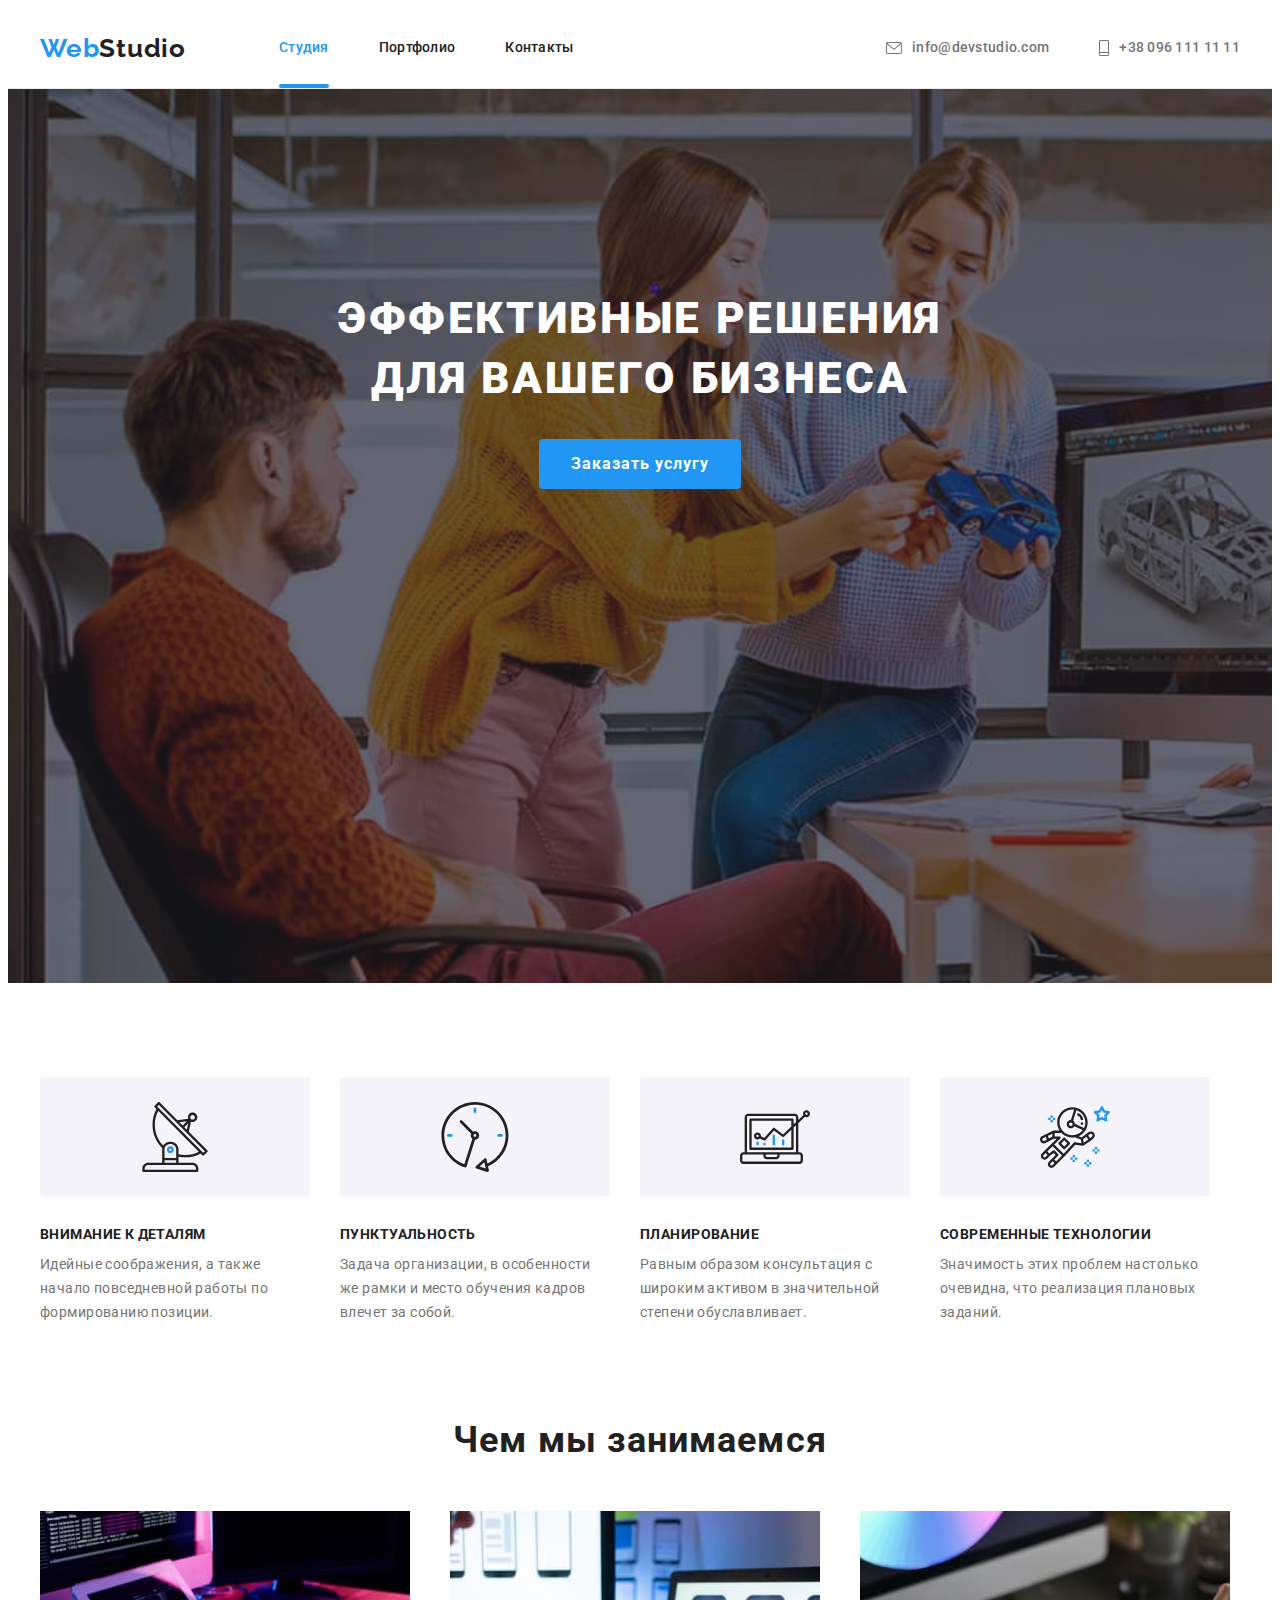
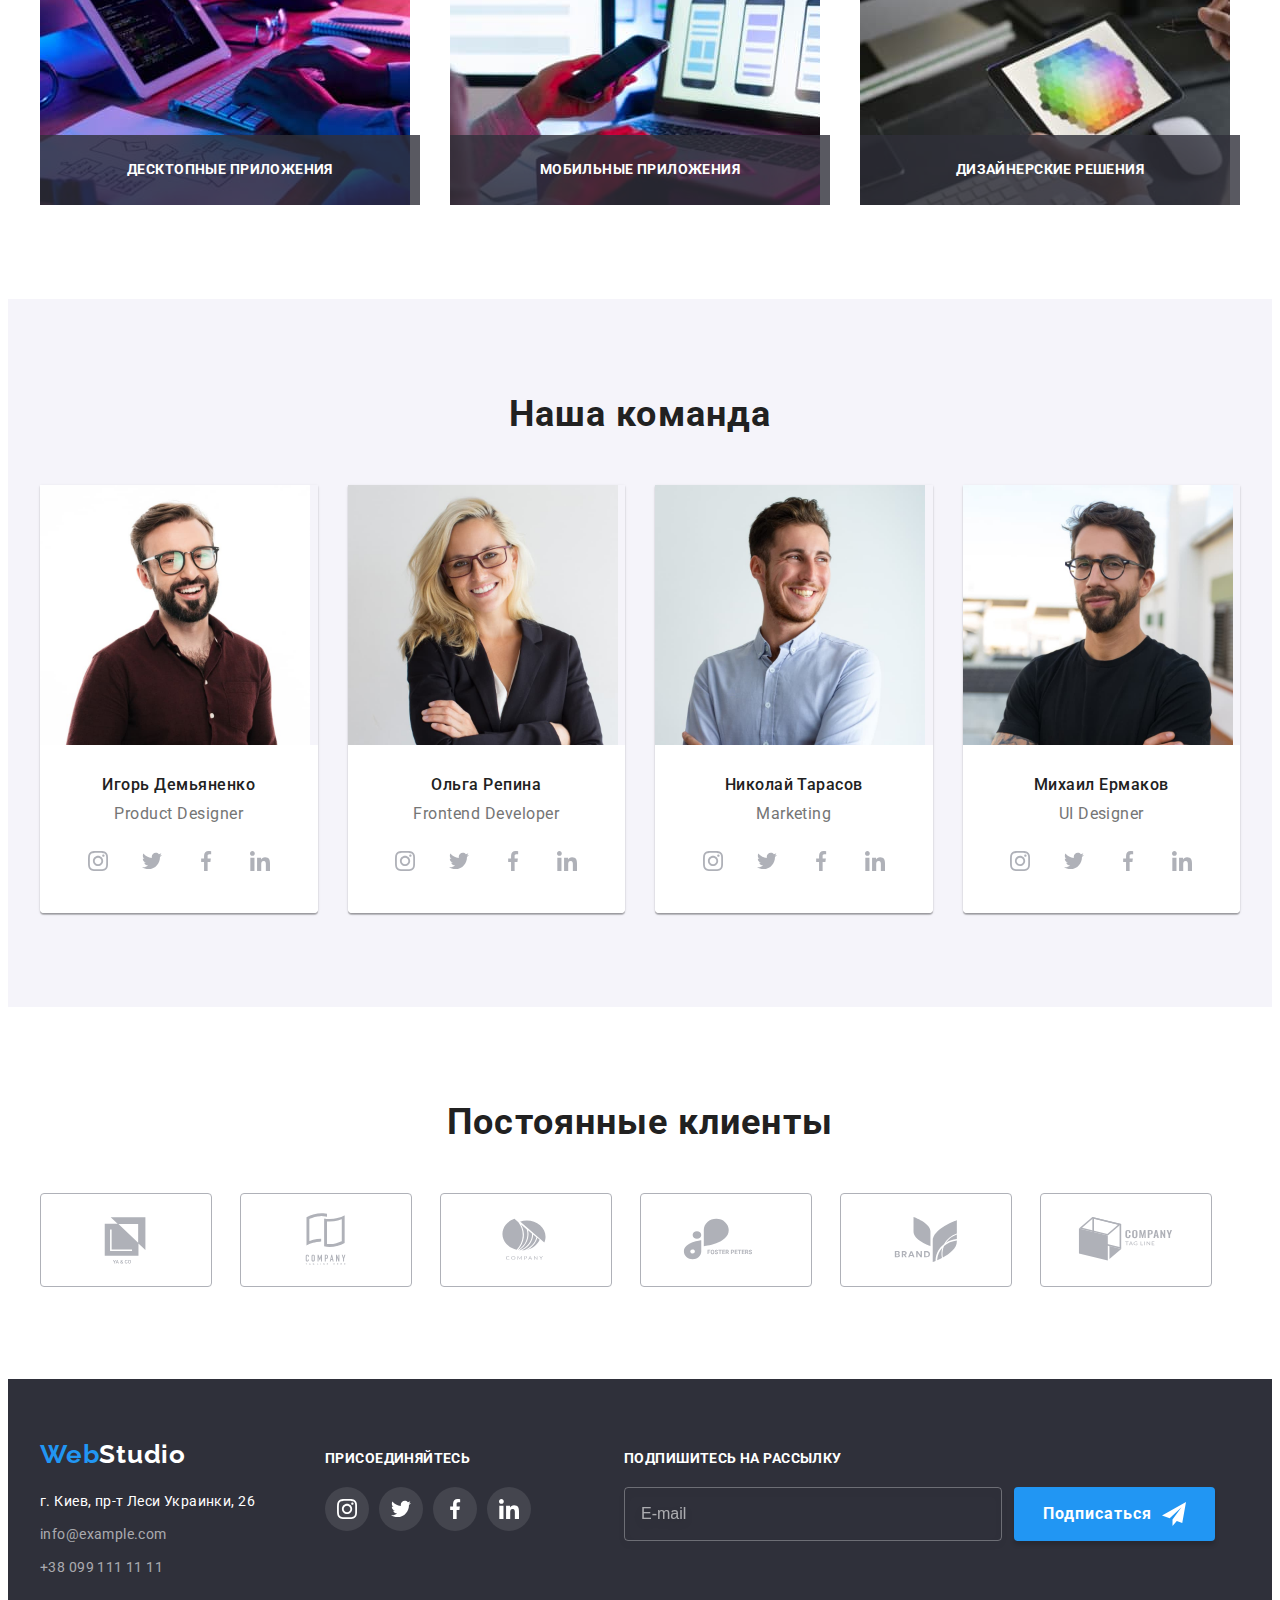
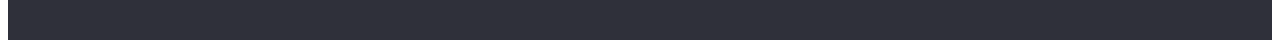
<file: index.html>
<!DOCTYPE html>
<html lang="en">
<head>
    <meta charset="UTF-8">
    <meta http-equiv="X-UA-Compatible" content="IE=edge">
    <meta name="viewport" content="width=device-width, initial-scale=1.0">
    <title>Document</title>
    <link rel="preconnect" href="https://fonts.googleapis.com">
    <link rel="preconnect" href="https://fonts.gstatic.com" crossorigin>
    <link href="https://fonts.googleapis.com/css2?family=Montserrat:wght@400;700&family=Raleway:wght@700&family=Roboto:wght@400;500;700;900&display=swap" rel="stylesheet">
    <link rel="stylesheet" href="https://cdnjs.cloudflare.com/ajax/libs/modern-normalize/1.1.0/modern-normalize.min.css" integrity="sha512-wpPYUAdjBVSE4KJnH1VR1HeZfpl1ub8YT/NKx4PuQ5NmX2tKuGu6U/JRp5y+Y8XG2tV+wKQpNHVUX03MfMFn9Q==" crossorigin="anonymous" referrerpolicy="no-referrer" />
    <link rel="stylesheet" href="./css/styles.css">
</head>
<body>
    <header class="header">
        <div class="container">
            <nav class="header-nav">
                <a href="" class="header-logo-part1 link">Web<span class="header-logo-part2">Studio</span></a>
                <ul class="header-list list">
                    <li class="header-item"><a href="./index.html" class="header-link link current"  >Студия</a>
                    
                    </li>
                    <li class="header-item"><a href="./portfolio.html" class="header-link link">Портфолио</a></li>
                    <li class="header-item"><a href="http://" class="header-link link">Контакты</a></li>
                </ul> 
            </nav>
            <ul class="header-list-contakt list">
                <li class="header-item-contakt">
                    <a href="mailto:info@devstudio.com" class="header-link-mail link">
                        <svg class="header-soc-icon" width="16" height="12">
                            <use href="./images/icons.svg/symbol-defs.svg#icon-email"></use>
                        </svg>
                        info@devstudio.com
                        
                    </a>
                </li>
                <li class="header-item-contakt">
                    <a href="tel:+380991111111" class="header-link-tel link">
                        <svg class="header-soc-icon" width="10" height="16">
                            <use href="./images/icons.svg/symbol-defs.svg#icon-phone-number"></use>
                        </svg>
                        +38 096 111 11 11
                        
                    </a>
                </li>
            </ul>
        </div>
    </header>
    <main class="main">
        <section class="main-title-section section">
            <div class="container">
                <h1 class="main-title">Эффективные решения <br> для вашего бизнеса</h1>
                <div class="button-designe">
                    <button type="button" class="main-title-btn" data-modal-open>Заказать услугу</button>
                </div>
            </div> 
        </section>
       
        <section class="advantages section">
            <div class="container">
                <h2 class="visually-hidden">Наши преймущества</h2>
                <ul class="advantages-list list">
                    <li class="advantages-item">
                        <div class="advantages-vector">
                            <svg class="advantages-vector-icon" width="70" height="70">
                                <use href="./images/icons.svg/symbol-defs.svg#icon-antenna-1-1"></use>
                            </svg> 
                        </div>
                        <h3 class="advantages-subtitle">Внимание к деталям</h3>
                        <p class="advantages-description">Идейные соображения, а также начало повседневной работы по формированию позиции.</p>
                    </li>
                    <li class="advantages-item"> 
                        <div class="advantages-vector">
                            <svg class="advantages-vector-icon" width="70" height="70">
                                <use href="./images/icons.svg/symbol-defs.svg#icon-clock-1-1"></use>
                            </svg> 
                        </div>
                        <h3 class="advantages-subtitle">Пунктуальность</h3>
                        <p class="advantages-description">Задача организации, в особенности же рамки и место обучения кадров влечет за собой.</p>
                    </li>
                    <li class="advantages-item">
                        <div class="advantages-vector">
                            <svg class="advantages-vector-icon" width="70" height="70">
                                <use href="./images/icons.svg/symbol-defs.svg#icon-diagram-1-1"></use>
                            </svg> 
                        </div>
                        <h3 class="advantages-subtitle">Планирование</h3>
                        <p class="advantages-description">Равным образом консультация с широким активом в значительной степени обуславливает.</p>
                    </li>
                    <li class="advantages-item">
                        <div class="advantages-vector">
                            <svg class="advantages-vector-icon" width="70" height="70">
                                <use href="./images/icons.svg/symbol-defs.svg#icon-astronaut-1-1"></use>
                            </svg> 
                        </div>
                        <h3 class="advantages-subtitle">Современные технологии</h3>
                        <p class="advantages-description">Значимость этих проблем настолько очевидна, что реализация плановых заданий.</p>
                    </li>
                </ul>
            </div>
        </section>
        <section class="special section">
            <div class="container">
                <h2 class="special-heading">Чем мы занимаемся</h2>
                <ul class="special-list list">
                    <li class="special-item-img"><img src="./images/img1.jpg" alt="web-разработка для компьютера" width="370">
                    <p class="special-description">Десктопные приложения</p>
                    </li>
                    <li class="special-item-img"><img src="./images/img2.jpg" alt="web-разработка приложений для телефона" width="370">
                    <p class="special-description">Мобильные приложения</p>
                    </li>
                    <li class="special-item-img"><img src="./images/img3.jpg" alt="web-разработка приложений для планшета" width="370">
                    <p class="special-description">Дизайнерские решения</p>
                    </li>
                </ul>
            </div>
        </section>
        <section class="team section">
            <div class="container">
                <h2 class="team-heading">Наша команда</h2>
                <ul class="team-list list">
                    <li class="team-item">
                        <img src="./images/img2.1.jpg" alt="Дизайнер" width="270">
                        <div class="team-specialist">
                            <h3 class="team-subtitle">Игорь Демьяненко</h3>
                            <p class="team-description">Product Designer</p>
                            <ul class="team-soc-list list">
                                <li class="team-soc-item"> 
                                    <a href="" class="team-soc-link">
                                        <svg class="team-soc-icon" width="20" height="20">
                                            <use href="./images/icons.svg/symbol-defs.svg#icon-instagram-2-1"></use>
                                        </svg>
                                    </a>
                                </li>
                                <li class="team-soc-item"> 
                                    <a href="" class="team-soc-link">
                                        <svg class="team-soc-icon" width="20" height="20">
                                            <use href="./images/icons.svg/symbol-defs.svg#icon-twitter-1-1"></use>
                                        </svg>
                                    </a>
                                </li>
                                <li class="team-soc-item"> 
                                    <a href="" class="team-soc-link">
                                        <svg class="team-soc-icon" width="20" height="20">
                                            <use href="./images/icons.svg/symbol-defs.svg#icon-facebook-1-1"></use>
                                        </svg> 
                                    </a>
                                </li>
                                <li class="team-soc-item"> 
                                    <a href="" class="team-soc-link">
                                        <svg class="team-soc-icon" width="20" height="20">
                                            <use href="./images/icons.svg/symbol-defs.svg#icon-linkedin-1-1"></use>
                                        </svg> 
                                    </a>
                                </li>
                            </ul>
                        </div>
                    </li>
                    <li class="team-item">
                        <img src="./images/img2.2.jpg" alt="Фронтенд-разработчик" width="270">
                        <div class="team-specialist">
                            <h3 class="team-subtitle">Ольга Репина</h3>
                            <p class="team-description">Frontend Developer</p>
                            <ul class="team-soc-list list">
                                <li class="team-soc-item"> 
                                    <a href="" class="team-soc-link">
                                        <svg class="team-soc-icon" width="20" height="20">
                                            <use href="./images/icons.svg/symbol-defs.svg#icon-instagram-2-1"></use>
                                        </svg>
                                    </a>
                                </li>
                                <li class="team-soc-item"> 
                                    <a href="" class="team-soc-link">
                                        <svg class="team-soc-icon" width="20" height="20">
                                            <use href="./images/icons.svg/symbol-defs.svg#icon-twitter-1-1"></use>
                                        </svg>
                                    </a>
                                </li>
                                <li class="team-soc-item"> 
                                    <a href="" class="team-soc-link">
                                        <svg class="team-soc-icon" width="20" height="20">
                                            <use href="./images/icons.svg/symbol-defs.svg#icon-facebook-1-1"></use>
                                        </svg> 
                                    </a>
                                </li>
                                <li class="team-soc-item"> 
                                    <a href="" class="team-soc-link">
                                        <svg class="team-soc-icon" width="20" height="20">
                                            <use href="./images/icons.svg/symbol-defs.svg#icon-linkedin-1-1"></use>
                                        </svg> 
                                    </a>
                                </li>
                            </ul>
                        </div>
                    </li>
                    <li class="team-item">
                        <img src="./images/img2.3.jpg" alt="Маркетолог" width="270">
                        <div class="team-specialist">
                            <h3 class="team-subtitle">Николай Тарасов</h3>
                            <p class="team-description">Marketing</p>
                            <ul class="team-soc-list list">
                                <li class="team-soc-item"> 
                                    <a href="" class="team-soc-link">
                                        <svg class="team-soc-icon" width="20" height="20">
                                            <use href="./images/icons.svg/symbol-defs.svg#icon-instagram-2-1"></use>
                                        </svg>
                                    </a>
                                </li>
                                <li class="team-soc-item"> 
                                    <a href="" class="team-soc-link">
                                        <svg class="team-soc-icon" width="20" height="20">
                                            <use href="./images/icons.svg/symbol-defs.svg#icon-twitter-1-1"></use>
                                        </svg>
                                    </a>
                                </li>
                                <li class="team-soc-item"> 
                                    <a href="" class="team-soc-link">
                                        <svg class="team-soc-icon" width="20" height="20">
                                            <use href="./images/icons.svg/symbol-defs.svg#icon-facebook-1-1"></use>
                                        </svg> 
                                    </a>
                                </li>
                                <li class="team-soc-item"> 
                                    <a href="" class="team-soc-link">
                                        <svg class="team-soc-icon" width="20" height="20">
                                            <use href="./images/icons.svg/symbol-defs.svg#icon-linkedin-1-1"></use>
                                        </svg> 
                                    </a>
                                </li>
                            </ul>
                        </div>
                    </li>
                    <li class="team-item">
                        <img src="./images/img2.4.jpg" alt="Дизайнер ПИ" width="270">
                        <div class="team-specialist">
                            <h3 class="team-subtitle">Михаил Ермаков</h3>
                            <p class="team-description">UI Designer</p>
                            <ul class="team-soc-list list">
                                <li class="team-soc-item"> 
                                    <a href="" class="team-soc-link">
                                        <svg class="team-soc-icon" width="20" height="20">
                                            <use href="./images/icons.svg/symbol-defs.svg#icon-instagram-2-1"></use>
                                        </svg>
                                    </a>
                                </li>
                                <li class="team-soc-item"> 
                                    <a href="" class="team-soc-link">
                                        <svg class="team-soc-icon" width="20" height="20">
                                            <use href="./images/icons.svg/symbol-defs.svg#icon-twitter-1-1"></use>
                                        </svg>
                                    </a>
                                </li>
                                <li class="team-soc-item"> 
                                    <a href="" class="team-soc-link">
                                        <svg class="team-soc-icon" width="20" height="20">
                                            <use href="./images/icons.svg/symbol-defs.svg#icon-facebook-1-1"></use>
                                        </svg> 
                                    </a>
                                </li>
                                <li class="team-soc-item"> 
                                    <a href="" class="team-soc-link">
                                        <svg class="team-soc-icon" width="20" height="20">
                                            <use href="./images/icons.svg/symbol-defs.svg#icon-linkedin-1-1"></use>
                                        </svg> 
                                    </a>
                                </li>
                            </ul>
                        </div>
                    </li>
                </ul>
            </div>
        </section>
        <section class="clients">
            <div class="container">
                <h2 class="clients-title">Постоянные клиенты</h2>
                <ul class="clients-list list">
                    <li class="clients-item">
                        <a href="" class="clients-link">
                            <svg class="clients-logo" width="106" height="60">
                                <use href="./images/icons.svg/symbol-defs.svg#icon-Company-1-1"></use>
                            </svg>
                        </a>
                    </li>
                    <li class="clients-item">
                        <a href="" class="clients-link">
                            <svg class="clients-logo" width="106" height="60">
                                <use href="./images/icons.svg/symbol-defs.svg#icon-Company-2-1"></use>
                            </svg>
                        </a>
                    </li>
                    <li class="clients-item">
                        <a href="" class="clients-link">
                            <svg class="clients-logo" width="106" height="60">
                                <use href="./images/icons.svg/symbol-defs.svg#icon-Company-3-1"></use>
                            </svg>
                        </a>
                    </li>
                    <li class="clients-item">
                        <a href="" class="clients-link">
                            <svg class="clients-logo" width="106" height="60">
                                <use href="./images/icons.svg/symbol-defs.svg#icon-Company-4-1"></use>
                            </svg>
                        </a>
                    </li>
                    <li class="clients-item">
                        <a href="" class="clients-link">
                            <svg class="clients-logo" width="106" height="60">
                                <use href="./images/icons.svg/symbol-defs.svg#icon-Company-5-1"></use>
                            </svg>
                        </a>
                    </li>
                    <li class="clients-item">
                        <a href="" class="clients-link">
                            <svg class="clients-logo" width="106" height="60">
                                <use href="./images/icons.svg/symbol-defs.svg#icon-Company-6-1"></use>
                            </svg>
                        </a>
                    </li>
                </ul>
            </div>
        </section>
    </main>
    <footer class="footer">
        <div class="container">
            <div class="footer-address">
                <div>
                    <a href="" class="footer-logo-part1 link">Web<span class="footer-logo-part2">Studio</span></a>
                    <address class="address">
                        <ul class="address-list list">
                            <li class="address-item"><a href="https://goo.gl/maps/LYre1XZiDSPnL1MN8" class="address-link-street link" target="_blank" rel="noopener, noindex, nofollow">г. Киев, пр-т Леси Украинки, 26</a></li>
                            <li class="address-item"><a href="mailto:info@example.com" class="address-mail link">info@example.com</a> </li>
                            <li class="address-item"><a href="tel:+380991111111" class="address-tel link">+38 099 111 11 11</a></li>
                        </ul>
                    </address>
                </div>
                <div class="footer-soc">
                    <h3 class="footer-soc-title">присоединяйтесь</h3>
                    <ul class="footer-soc-list list">
                        <li class="footer-soc-item"> 
                            <a href="" class="footer-soc-link">
                                <svg class="footer-soc-icon" width="20" height="20">
                                    <use href="./images/icons.svg/symbol-defs.svg#icon-instagram-2-1"></use>
                                </svg>
                            </a>
                        </li>
                        <li class="footer-soc-item"> 
                            <a href="" class="footer-soc-link">
                                <svg class="footer-soc-icon" width="20" height="20">
                                    <use href="./images/icons.svg/symbol-defs.svg#icon-twitter-1-1"></use>
                                </svg>
                            </a>
                        </li>
                        <li class="footer-soc-item"> 
                            <a href="" class="footer-soc-link">
                                <svg class="footer-soc-icon" width="20" height="20">
                                    <use href="./images/icons.svg/symbol-defs.svg#icon-facebook-1-1"></use>
                                </svg> 
                            </a>
                        </li>
                        <li class="footer-soc-item"> 
                            <a href="" class="footer-soc-link">
                                <svg class="footer-soc-icon" width="20" height="20">
                                    <use href="./images/icons.svg/symbol-defs.svg#icon-linkedin-1-1"></use>
                                </svg> 
                            </a>
                        </li>
                        
                    </ul>  

                </div> 
                <div class="footer-notifications">
                    <p class="notifications-title">
                        Подпишитесь на рассылку
                    </p>
                    <form class="notifications-form" action="/">
                        <input type="email" 
                        class="notifications-input"
                        placeholder="E-mail"
                        name="user-mail"
                        required
                        
                        >
                        <button type="submit" class="notifications-btn">Подписаться
                            <svg class="notifications-icon" width="24" height="24">
                                <use href="./images/icons.svg/symbol-defs.svg#icon-icon-send-telegram"></use>
                            </svg>
                        </button>
                       
                    </form>
                </div>
                   
            </div>
            
        </div>
    </footer>
    <div class="backdrop is-hidden " data-modal>
        <div class="modal">
            <button type="button" class="modal-close-btn" data-modal-close>
                <svg class="button-modal-icon" width="25" height="25">
                    <use href="./images/icons.svg/symbol-defs.svg#icon-close-black-18dp"></use>
                </svg> 
            </button>
            <p class="modal-title">Оставьте свои данные, мы вам перезвоним</p>
            <form action="/" class="modal-form">
                <div class="modal-block">
                    <label class="modal-label"
                        >Имя
                        <span class="input-wrap">
                            <input type="text"
                            class="modal-input"
                            name="user-name"
                            required
                            >
                            <svg class="modal-input-icon" width="12" height="12">
                                <use href="./images/icons.svg/symbol-defs.svg#icon-modal-name"></use>
                            </svg>
                        </span>
                    </label>
                </div>
                <div class="modal-block">
                    <label class="modal-label"
                        >Телефон
                        <span class="input-wrap">
                            <input type="tel"
                            class="modal-input"
                            name="user-tel"
                            required
                            >
                            <svg class="modal-input-icon" width="13" height="13">
                                <use href="./images/icons.svg/symbol-defs.svg#icon-modal-tel"></use>
                            </svg>
                        </span>
                    </label>
                </div>
                <div class="modal-block">
                    <label class="modal-label"
                        >Почта
                        <span class="input-wrap">
                            <input type="email"
                            class="modal-input"
                            name="user-mail"
                            required
                            >
                            <svg class="modal-input-icon" width="15" height="12">
                                <use href="./images/icons.svg/symbol-defs.svg#icon-modal-mail"></use>
                            </svg>
                        </span>
                    </label>
                </div>
                <div class="modal-comment">
                    <label class="comment-label" for="comment-text"
                        >Комментарий
                    
                    </label>
                    <textarea name="comment-text" 
                    id="comment-text" 
                    class="comment-text"
                    placeholder="Введите текст"
                    ></textarea>
                </div>
                <div class="checkbox-privasy">
                    <input type="checkbox"
                        class="input-checkbox visually-hidden"
                        name="privasy"
                        id="privasy"
                        
                    >
                    <label class="checkbox-text" for="privasy">
                        <span>
                            <svg class="icon-checkbox" width="11" height="8">
                                <use href="./images/icons.svg/symbol-defs.svg#icon-checkbox"></use>
                            </svg>
                        </span>
                            
                        Соглашаюсь с рассылкой и принимаю &nbsp <a href="" class="modal-link">Условия договора</a> 
                    </label>
                    
                </div>
                <button type="submit" class="modal-btn">
                    Отправить
                </button>
               
            </form>
        </div>
    </div>
    <script src="./js/modal.js">

    </script>
</body>
</html>
</file>
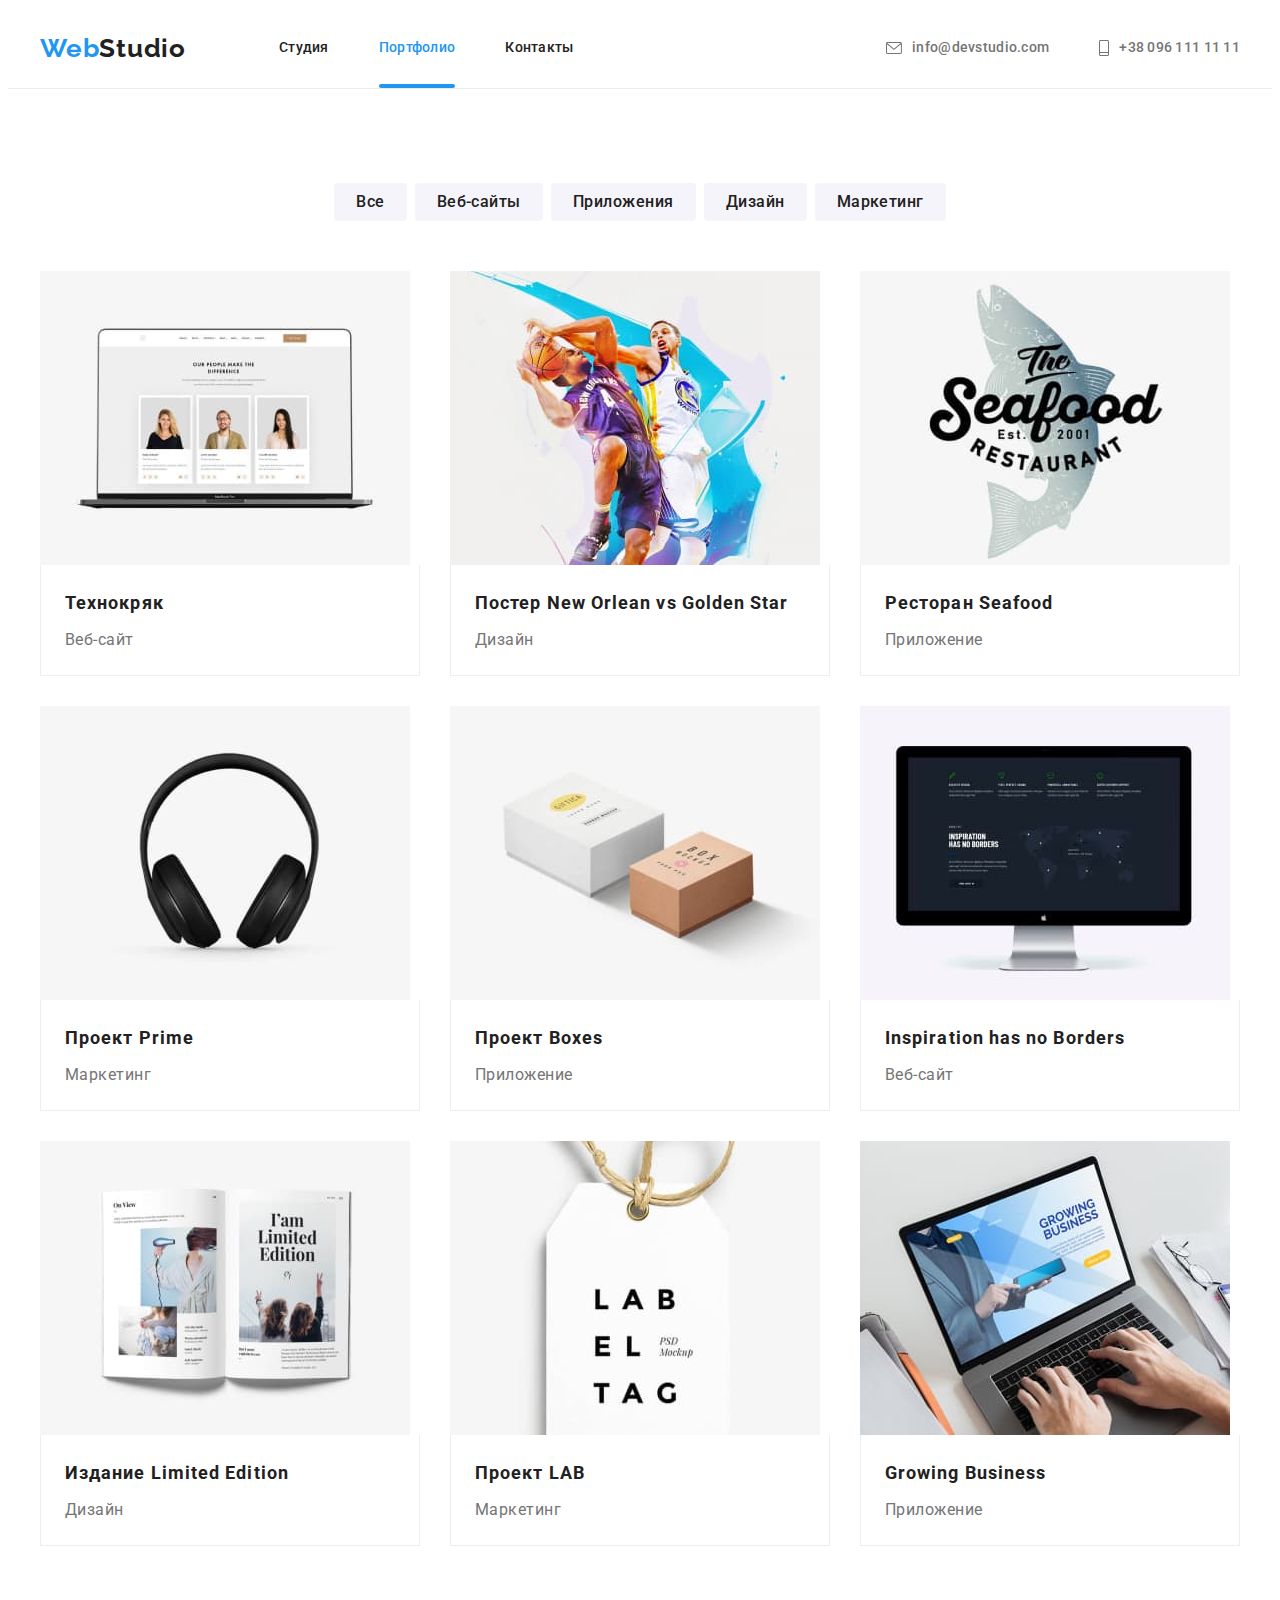
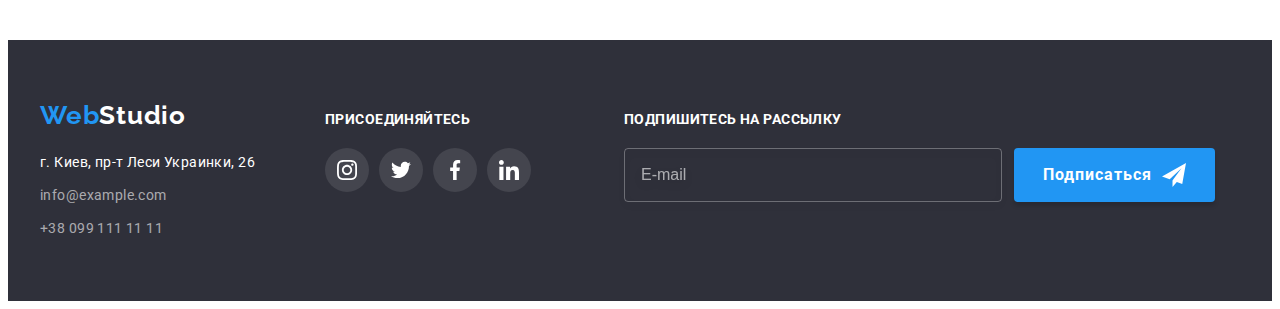
<file: portfolio.html>
<!DOCTYPE html>
<html lang="en">
<head>
    <meta charset="UTF-8">
    <meta http-equiv="X-UA-Compatible" content="IE=edge">
    <meta name="viewport" content="width=device-width, initial-scale=1.0">
    <title>Document</title>
    <link rel="preconnect" href="https://fonts.googleapis.com">
    <link rel="preconnect" href="https://fonts.gstatic.com" crossorigin>
    <link href="https://fonts.googleapis.com/css2?family=Montserrat:wght@400;700&family=Raleway:wght@700&family=Roboto:wght@400;500;700;900&display=swap" rel="stylesheet">
    <link rel="stylesheet" href="https://cdnjs.cloudflare.com/ajax/libs/modern-normalize/1.1.0/modern-normalize.min.css" integrity="sha512-wpPYUAdjBVSE4KJnH1VR1HeZfpl1ub8YT/NKx4PuQ5NmX2tKuGu6U/JRp5y+Y8XG2tV+wKQpNHVUX03MfMFn9Q==" crossorigin="anonymous" referrerpolicy="no-referrer" />
    <link rel="stylesheet" href="./css/styles.css">
</head>
<body>
    <header class="header">
        <div class="container">
            <nav class="header-nav">
                <a href="" class="header-logo-part1 link">Web<span class="header-logo-part2">Studio</span></a>
                <ul class="header-list list">
                    <li class="header-item"><a href="./index.html" class="header-link link "  >Студия</a>
                    
                    </li>
                    <li class="header-item"><a href="./portfolio.html" class="header-link link current">Портфолио</a></li>
                    <li class="header-item"><a href="http://" class="header-link link">Контакты</a></li>
                </ul> 
            </nav>
            <ul class="header-list-contakt list">
                <li class="header-item-contakt">
                    <a href="mailto:info@devstudio.com" class="header-link-mail link">
                        <svg class="header-soc-icon" width="16" height="12">
                            <use href="./images/icons.svg/symbol-defs.svg#icon-email"></use>
                        </svg>
                        info@devstudio.com
                        
                    </a>
                </li>
                <li class="header-item-contakt">
                    <a href="tel:+380991111111" class="header-link-tel link">
                        <svg class="header-soc-icon" width="10" height="16">
                            <use href="./images/icons.svg/symbol-defs.svg#icon-phone-number"></use>
                        </svg>
                        +38 096 111 11 11
                        
                    </a>
                </li>
            </ul>
        </div>
    </header>
    
    <main class="main-portfolio">
        <section class="main-portfolio-section section">
            <div class="container">
                <h1 class="visually-hidden">Наши работы</h1>
                <ul class="main-portfolio-list list">
                    <li class="main-portfolio-item"><button type="button" class="main-portfolio-btn">Все</button></li>
                    <li class="main-portfolio-item"><button type="button" class="main-portfolio-btn">Веб-сайты</button></li>
                    <li class="main-portfolio-item"><button type="button" class="main-portfolio-btn">Приложения</button></li>
                    <li class="main-portfolio-item"><button type="button" class="main-portfolio-btn">Дизайн</button></li>
                    <li class="main-portfolio-item"><button type="button" class="main-portfolio-btn"> Маркетинг</button></li>
                </ul>
                <ul class="portfolio-list-blok list">
                    <li class="portfolio-item">
                        <a href="" class="portfolio-link link">
                            <div class="portfolio-img-hover">
                                <img src="./images/img-portfolio(0).jpg" alt="" width="370">
                                <p class="portfolio-img-description">Ресурс предлагает комплексные предложения с разным уровнем функционала и сервисов. Все это позволит посетителю получить исчерпывающие сведения о компании или частном лице.</p>
                                
                            </div>
                            <div class="portfolio-item-border">
                                <h2 class="portfolio-subtitle">Технокряк</h2>
                                <p class="portfolio-description">Веб-сайт</p>   
                            </div> 
                        </a>
                    </li>
                    <li class="portfolio-item">
                        <a href="" class="portfolio-link link">
                            <div class="portfolio-img-hover">
                                <img src="./images/img-portfolio(1).jpg" alt="" width="370">
                                <p class="portfolio-img-description">Ресурс предлагает комплексные предложения с разным уровнем функционала и сервисов. Все это позволит посетителю получить исчерпывающие сведения о компании или частном лице.</p>
                            </div>
                            <div class="portfolio-item-border">
                                <h2 class="portfolio-subtitle">Постер New Orlean vs Golden Star</h2>
                                <p class="portfolio-description">Дизайн</p>
                            </div>
                        </a>
                    </li>
                    <li class="portfolio-item">
                        <a href="" class="portfolio-link link">
                            <div class="portfolio-img-hover">
                                <img src="./images/img-portfolio(2).jpg" alt="" width="370">
                                <p class="portfolio-img-description">Ресурс предлагает комплексные предложения с разным уровнем функционала и сервисов. Все это позволит посетителю получить исчерпывающие сведения о компании или частном лице.</p>
                            </div>
                            <div class="portfolio-item-border">
                                <h2 class="portfolio-subtitle">Ресторан Seafood</h2>
                                <p class="portfolio-description">Приложение</p>
                            </div>
                        </a>
                    </li>
                    <li class="portfolio-item">
                        <a href="" class="portfolio-link link">
                            <div class="portfolio-img-hover">
                                <img src="./images/img-portfolio(3).jpg" alt="" width="370">
                                <p class="portfolio-img-description">Ресурс предлагает комплексные предложения с разным уровнем функционала и сервисов. Все это позволит посетителю получить исчерпывающие сведения о компании или частном лице.</p>
                            </div>
                            <div class="portfolio-item-border">
                                <h2 class="portfolio-subtitle">Проект Prime</h2>
                                <p class="portfolio-description">Маркетинг</p>
                            </div>
                        </a>
                    </li>
                    <li class="portfolio-item">
                        <a href="" class="portfolio-link link">
                            <div class="portfolio-img-hover">
                                <img src="./images/img-portfolio(4).jpg" alt="" width="370">
                                <p class="portfolio-img-description">Ресурс предлагает комплексные предложения с разным уровнем функционала и сервисов. Все это позволит посетителю получить исчерпывающие сведения о компании или частном лице.</p>
                            </div>
                            <div class="portfolio-item-border">
                                <h2 class="portfolio-subtitle">Проект Boxes</h2>
                                <p class="portfolio-description">Приложение</p>
                            </div>
                        </a>
                    </li>
                    <li class="portfolio-item">
                        <a href="" class="portfolio-link link">
                            <div class="portfolio-img-hover">
                                <img src="./images/img-portfolio(5).jpg" alt="" width="370">
                                <p class="portfolio-img-description">Ресурс предлагает комплексные предложения с разным уровнем функционала и сервисов. Все это позволит посетителю получить исчерпывающие сведения о компании или частном лице.</p>
                            </div>
                            <div class="portfolio-item-border">
                                <h2 class="portfolio-subtitle">Inspiration has no Borders</h2>
                                <p class="portfolio-description">Веб-сайт</p>
                            </div>
                        </a>
                    </li>
                    <li class="portfolio-item">
                        <a href="" class="portfolio-link link">
                            <div class="portfolio-img-hover">
                                <img src="./images/img-portfolio(6).jpg" alt="" width="370">
                                <p class="portfolio-img-description">Ресурс предлагает комплексные предложения с разным уровнем функционала и сервисов. Все это позволит посетителю получить исчерпывающие сведения о компании или частном лице.</p>
                            </div>
                            <div class="portfolio-item-border">
                                <h2 class="portfolio-subtitle">Издание Limited Edition</h2>
                                <p class="portfolio-description">Дизайн</p>
                            </div>
                        </a>
                    </li>
                    <li class="portfolio-item">
                        <a href="" class="portfolio-link link" >
                            <div class="portfolio-img-hover">
                                <img src="./images/img-portfolio(7).jpg" alt="" width="370">
                                <p class="portfolio-img-description">Ресурс предлагает комплексные предложения с разным уровнем функционала и сервисов. Все это позволит посетителю получить исчерпывающие сведения о компании или частном лице.</p>
                            </div>
                            <div class="portfolio-item-border">
                                <h2 class="portfolio-subtitle">Проект LAB</h2>
                                <p class="portfolio-description">Маркетинг</p>
                            </div>
                        </a>
                    </li>
                    <li class="portfolio-item">
                        <a href="" class="portfolio-link link">
                            <div class="portfolio-img-hover">
                                <img src="./images/img-portfolio(8).jpg" alt="" width="370">
                                <p class="portfolio-img-description">Ресурс предлагает комплексные предложения с разным уровнем функционала и сервисов. Все это позволит посетителю получить исчерпывающие сведения о компании или частном лице.</p>
                            </div>
                            <div class="portfolio-item-border">
                                <h2 class="portfolio-subtitle">Growing Business</h2>
                                <p class="portfolio-description">Приложение</p>
                            </div>
                        </a>
                    </li>
                </ul>
            </div>
        </section>
        
    </main>
    <footer class="footer">
        <div class="container">
            <div class="footer-address">
                <div>
                    <a href="" class="footer-logo-part1 link">Web<span class="footer-logo-part2">Studio</span></a>
                    <address class="address">
                        <ul class="address-list list">
                            <li class="address-item"><a href="https://goo.gl/maps/LYre1XZiDSPnL1MN8" class="address-link-street link" target="_blank" rel="noopener, noindex, nofollow">г. Киев, пр-т Леси Украинки, 26</a></li>
                            <li class="address-item"><a href="mailto:info@example.com" class="address-mail link">info@example.com</a> </li>
                            <li class="address-item"><a href="tel:+380991111111" class="address-tel link">+38 099 111 11 11</a></li>
                        </ul>
                    </address>
                </div>
                <div class="footer-soc">
                    <h3 class="footer-soc-title">присоединяйтесь</h3>
                    <ul class="footer-soc-list list">
                        <li class="footer-soc-item"> 
                            <a href="" class="footer-soc-link">
                                <svg class="footer-soc-icon" width="20" height="20">
                                    <use href="./images/icons.svg/symbol-defs.svg#icon-instagram-2-1"></use>
                                </svg>
                            </a>
                        </li>
                        <li class="footer-soc-item"> 
                            <a href="" class="footer-soc-link">
                                <svg class="footer-soc-icon" width="20" height="20">
                                    <use href="./images/icons.svg/symbol-defs.svg#icon-twitter-1-1"></use>
                                </svg>
                            </a>
                        </li>
                        <li class="footer-soc-item"> 
                            <a href="" class="footer-soc-link">
                                <svg class="footer-soc-icon" width="20" height="20">
                                    <use href="./images/icons.svg/symbol-defs.svg#icon-facebook-1-1"></use>
                                </svg> 
                            </a>
                        </li>
                        <li class="footer-soc-item"> 
                            <a href="" class="footer-soc-link">
                                <svg class="footer-soc-icon" width="20" height="20">
                                    <use href="./images/icons.svg/symbol-defs.svg#icon-linkedin-1-1"></use>
                                </svg> 
                            </a>
                        </li>
                        
                    </ul>  

                </div> 
                <div class="footer-notifications">
                    <p class="notifications-title">
                        Подпишитесь на рассылку
                    </p>
                    <form class="notifications-form" action="/">
                        <input type="email" 
                        class="notifications-input"
                        placeholder="E-mail"
                        name="user-mail"
                        required
                        
                        >
                        <button type="submit" class="notifications-btn">Подписаться
                            <svg class="notifications-icon" width="24" height="24">
                                <use href="./images/icons.svg/symbol-defs.svg#icon-icon-send-telegram"></use>
                            </svg>
                        </button>
                       
                    </form>
                </div>
                   
            </div>
            
        </div>
    </footer>



</body>
</html>
</file>
<file: css/styles.css>
:root {
    --title-color: #FFFFFF;
    --background-title: #2F303A;
    --header-link-color: #212121;
    --contakt-header: #757575;
    --akcent-color: #2196F3;
    --heading: #212121;
    --subtitle: #212121;
    --description: #757575;
    --footer-text: #FFFFFF;
    --footer-background: #2F303A;
    --footer-contakt: rgba(255, 255, 255, 0.6);
    --btn-color: #212121;
    --btn-background: #F5F4FA;
    --btn-hover-background: #2196F3;
    --typical-margin: 10px;
    --icon-color: #AFB1B8;
    --modal-tex:#757575;
    --modal-icon-color: #212121;
    --icon-hover: #FFFFFF;
    --input-btn-hover:#188CE8;;
}

body {
    font-family: Roboto, sans-serif;
    color: var(--heading);
    font-size: 14px;
    letter-spacing: 0.03em;
    background-color: var(--title-color);
}

h1, h2, h3, h4, h5, h6, p {
    margin: 0;
    
}

ul, ol {
    padding-left: 0;
    margin: 0;
}

img {
    display: block;
}

.link {
    text-decoration: none;
    display: block;
}

.list {
    list-style: none;
}

.container {
    width: 1200px;
    padding-left: 15px;
    padding-right: 15px;
    margin: 0 auto;
}

.visually-hidden {
    position: absolute;
    width: 1px;
    height: 1px;
    margin: -1px;
    border: 0;
    padding: 0;
    white-space: nowrap;
    clip-path: inset(100%);
    clip: rect(0 0 0 0);
    overflow: hidden;
}


/*---------header----------*/

.header {
    
    border-bottom: 1px solid #ECECEC;
    
}

.header .container {
    display: flex;
    align-items: center;
}

.header-nav {
    display: flex;
    align-items: center;
    
    
}

.header-logo-part1 {
    font-family: 'Raleway';
    font-weight: 700;
    font-size: 26px;
    line-height: 1.19;
    letter-spacing: 0.03em;
    color: var(--akcent-color);
    margin-right: 93px;
}

.header-logo-part2 {
    color: var(--heading);
}

.header-list {
    display: flex;
    
}

.header-item:not(:last-child) {
    margin-right: 50px;
}

.header-list-contakt {
    display: flex;
    margin-left: auto;

}

.header-item-contakt {
    display: flex;
}

.header-soc-link {
    margin-right: 10px;
}

.header-soc-icon {
    fill: currentColor;
    margin-right: 10px;
}

.header-link {
    position: relative;
    padding: 32px 0;
    font-weight: 500;
    font-size: 14px;
    line-height: 1.14;
    letter-spacing: 0.02em;
    color: var(--header-link-color);
    transition: color 250ms cubic-bezier(0.4, 0, 0.2, 1);
}


.header-link:hover {
    color: var(--akcent-color);
}

.header-link:focus {
    color: var(--akcent-color);
}

.current {
    color: var(--akcent-color);
}

.current::after {
    
    content: '';
    position: absolute;
    bottom: 0;
    right: 0;
    height: 4px;
    width: 100%;
    border-radius: 2px;
    background-color: var(--akcent-color);
    display: block;
}

.header-item-contakt:not(:first-child) {
    margin-left: 50px;
}

.header-link-mail {
    display: flex;
    align-items: center;
    font-weight: 500;
    font-size: 14px;
    line-height: 1.14;
    letter-spacing: 0.02em;
    color: var(--contakt-header);
    transition: color 250ms cubic-bezier(0.4, 0, 0.2, 1);
}

.header-link-mail:hover {
    color: var(--akcent-color);
}

.header-link-mail:focus {
    color: var(--akcent-color);
}

.header-link-tel {
    display: flex;
    font-weight: 500;
    font-size: 14px;
    line-height: 1.14;
    letter-spacing: 0.02em;
    color: var(--contakt-header);
    transition: 250ms cubic-bezier(0.4, 0, 0.2, 1);
}

.header-link-tel:hover {
    color: var(--akcent-color);
}

.header-link-tel:focus {
    color: var(--akcent-color);
}
/*------------title-section------------*/

.main-title-section {
    margin-left: auto;
    margin-right: auto;
    padding-top: 200px;
    padding-bottom: 200px;
    text-align: center;
    background-size: cover;
    background-image:linear-gradient(
    to right,rgba(47, 48, 58, 0.4),rgba(47, 48, 58, 0.4)), url('../images/background.Img\ 1.jpg');
    max-width: 1600px;
    height: 600px;
    background-repeat: no-repeat;
    background-color: var(--background-title);
}

.main-title {
    font-weight: 900;
    font-size: 44px;
    line-height: 1.36;
    text-align: center;
    letter-spacing: 0.06em;
    text-transform: uppercase;
    color: var(--title-color);
    margin-bottom: 30px;
}

.button-designe {
    display: flex;
    justify-content: center;
}

.main-title-btn {
    font-family: inherit;
    font-weight: 700;
    font-size: 16px;
    line-height: 1.88;
    padding: 10px 32px;
    display: flex;
    align-items: center;
    text-align: center;
    letter-spacing: 0.06em;
    color: var(--title-color);
    background: var(--akcent-color);
    cursor: pointer;
    border-radius: 4px;
    border: 0;
    transition: box-shadow 250ms cubic-bezier(0.4, 0, 0.2, 1);
}

.main-title-btn:hover {
    box-shadow: 0px 4px 4px rgba(0, 0, 0, 0.15);

}

.main-title-btn:focus {
    box-shadow: 0px 4px 4px rgba(0, 0, 0, 0.15);
    
}

/*---------advantages------------*/

/*
.advantages-vector-section {
    padding-top: 94px;
}

.advantages-vector-item {
    Width:270px;
    Height:120px;
    background: #F5F4FA;
    border-radius: 4px;
    margin-bottom: 30px;
}
*/
.advantages {
    padding-top: 94px;
    
}

.advantages-vector {
    Width:270px;
    Height:120px;
    background-color: var(--btn-background);
    border-radius: 4px;
    margin-bottom: 30px;
    padding: 25px auto;
    justify-content: center;
    align-items: center;
    display: flex;
    
}

.advantages-vector + .advantages-vector {
    margin-left: 30px;
}

.advantages-vector-list{
    display: flex;
}

.section {
    padding-bottom: 94px;
    

}

.advantages-list {
    display: flex;
}

.advantages-item:not(:last-child) {
    margin-right: 30px;
}

.advantages-subtitle {
    font-weight: 700;
    font-size: 14px;
    line-height: 1.14;
    letter-spacing: 0.03em;
    text-transform: uppercase;
    color: var(--subtitle);
    margin-bottom: 10px;
    max-width: 270px;
}

.advantages-description {
    font-size: 14px;
    line-height: 1.71;
    letter-spacing: 0.03em;
    color: var(--description);
    max-width: 270px;
}

/*----------special-------*/

.special {
    padding-top: 0px;
}

.special-heading {
    font-weight: 700;
    font-size: 36px;
    line-height: 1.17;
    text-align: center;
    letter-spacing: 0.03em;
    color: var(--heading);
    margin-bottom: 50px;
}

.special-list {
    display: flex;
    margin-left: -30px;
}

.special-item-img {
    flex-basis: calc((100% - 90px) / 3);
    margin-left: 30px;
    position: relative;
}

.special-description {
    font-weight: 700;
    line-height: 1.14;
    text-align: center;
    text-transform: uppercase;
    width: 100%;
    height: 70px;
    background-color: rgba(47, 48, 58, 0.8);
    position: absolute;
    display: flex;
    justify-content: center;
    align-items: center;
    bottom: 0;
    color: var(--title-color );
}


/*---------team---------*/

.team {
    background: var(--btn-background);
    padding-top: 94px;
}

.team-soc-link {
    width: 44px;
    height: 44px;
    border-radius: 50%;
    background-color: var(--title-color);
}

.team-heading {
    font-weight: 700;
    font-size: 36px;
    line-height: 1.17;
    text-align: center;
    letter-spacing: 0.03em;
    color: var(--heading);
    margin-bottom: 50px;
}

.team-list {
    display: flex;
    margin-left: -30px;
}

.team-item {
    flex-basis: calc((100% - 120px) / 3);
    margin-left: 30px;
    border-radius: 0px 0px 4px 4px;
    box-shadow: 0px 1px 3px rgba(0, 0, 0, 0.12), 0px 1px 1px rgba(0, 0, 0, 0.14), 0px 2px 1px rgba(0, 0, 0, 0.2);
}

.team-specialist {
    padding: 30px 0;
    background-color: var(--title-color);
    border-radius: 0px 0px 4px 4px;
}

.team-subtitle {
    font-weight: 500;
    font-size: 16px;
    line-height: 1.19;
    text-align: center;
    letter-spacing: 0.03em;
    color: var(--subtitle);
    margin-bottom: var(--typical-margin);
}

.team-description {
    font-size: 16px;
    line-height: 1.19;
    text-align: center;
    letter-spacing: 0.03em;
    color: var(--description);
    margin-bottom: 16px;
}

.team-soc-list {
    display: flex;
    justify-content: center;
}

.team-soc-item + .team-soc-item {
    margin-left: 10px;
}

.team-soc-link {
    width: 44px;
    height: 44px;
    border-radius: 50%;
    color: var(--icon-color);
    display: flex;
    justify-content: center;
    align-items: center;
    transition: color 250ms cubic-bezier(0.4, 0, 0.2, 1), background-color 250ms cubic-bezier(0.4, 0, 0.2, 1);
    
}

.team-soc-icon {
    fill: currentColor;
    
}

.team-soc-link:hover {
    background-color: var(--akcent-color);
    
}

.team-soc-link:hover .team-soc-icon {
    fill: var(--icon-hover);
    
}

.team-soc-link:focus {
    background-color: var(--akcent-color);
}

.team-soc-link:focus .team-soc-icon {
    fill: var(--icon-hover);
}


/*------------clients---------*/

.clients {
    padding-top: 94px;
    padding-bottom: 94px;
}

.clients-title {
    font-weight: 700;
    font-size: 36px;
    line-height: 1.17;
    text-align: center;
    letter-spacing: 0.03em;
    margin-bottom: 50px;
    color: var(--heading);
}

.clients-list {
    display: flex;
    margin-left: auto;
}

.clients-item {
    width: 170px;
    height: 92px;
    
    box-sizing: border-box;
}

.clients-item + .clients-item {
    margin-left: 30px;
}

.clients-link {
    justify-content: center;
    align-items: center;
    display: flex;
    color: var(--icon-color);
    width: 100%;
    height: 100%;
    border-radius: 4px;
    border: 1px solid #AFB1B8;
    transition: border-color 250ms cubic-bezier(0.4, 0, 0.2, 1);
    
}

.clients-logo {
    fill: currentColor;
    transition: fill 250ms cubic-bezier(0.4, 0, 0.2, 1);
}

.clients-link:hover, 
.clients-link:focus {
    border-color: var(--akcent-color);
}

.clients-link:hover .clients-logo,
.clients-link:focus .clients-logo {
    fill: var(--akcent-color);

}
   


/*---------footer-------*/

.footer {
    background: var(--footer-background);
    padding-top: 60px;
    padding-bottom: 60px;
    justify-content: center;
    align-items: center;
}

.footer .container {
    display: flex;
    align-items: baseline;
}

.footer-logo-part1 {
    font-family: 'Raleway';
    font-weight: 700;
    font-size: 26px;
    line-height: 1.19;
    letter-spacing: 0.03em;
    color: var(--akcent-color);
    margin-bottom: 20px;
}

.footer-logo-part2 {
    color: var(--title-color);
}

.address {
    font-style: normal;
}

.address-item:not(:last-child) {
    margin-bottom: 9px;
}

.address-link-street {
    font-size: 14px;
    line-height: 1.71;
    letter-spacing: 0.03em;
    color: var(--footer-text);
    transition: color 250ms cubic-bezier(0.4, 0, 0.2, 1);
}

.address-link-street:hover {
    color: var(--akcent-color);
}

.address-link-street:focus {
    color: Var(--akcent-color);
}

.address-mail {
    font-size: 14px;
    line-height: 1.71;
    letter-spacing: 0.03em;
    color: var(--footer-contakt);
    transition: color 250ms cubic-bezier(0.4, 0, 0.2, 1);
}

.address-mail:hover {
    color: var(--akcent-color);
}

.address-mail:focus {
    color: var(--akcent-color);
}

.address-tel {
    font-size: 14px;
    line-height: 1.71;
    letter-spacing: 0.03em;
    color: var(--footer-contakt);
    transition: color 250ms cubic-bezier(0.4, 0, 0.2, 1);
}

.address-tel:hover {
    color: var(--akcent-color);
}

.address-tel:focus {
    color: var(--akcent-color);
}

.footer-soc-title {
    font-weight: 700;
    font-size: 14px;
    line-height: 1.14;
    letter-spacing: 0.03em;
    text-transform: uppercase;
    color: var(--title-color);
}

.footer-address {
    display: flex;
    align-items: baseline;
    
    
}

.footer-soc {
    margin-left: 70px;
}

.footer-soc-list {
    display: flex;
    margin-top: 20px;
}

.footer-soc-item {
    width: 44px;
    height: 44px;
}

.footer-soc-item + .footer-soc-item {
    margin-left: 10px;
}

.footer-soc-link {
    background-color: rgba(255, 255, 255, 0.1);
    justify-content: center;
    align-items: center;
    display: flex;
    width: 100%;
    height: 100%;
    border-radius: 50%;
    color: var(--title-color);
    transition: background-color 250ms cubic-bezier(0.4, 0, 0.2, 1);
}

.footer-soc-link:hover, 
.footer-soc-link:focus {
    background-color: var(--akcent-color);
}

.footer-soc-icon {
    fill: currentColor;
}

.footer-notifications {
    margin-left: 93px;
    
}

.notifications-title {
    font-weight: 700;
    font-size: 14px;
    line-height: 1.14;
    letter-spacing: 0.03em;
    text-transform: uppercase;
    color: var(--title-color);
    margin-bottom: 20px;
}

.notifications-input {
    border: 1px solid rgba(255, 255, 255, 0.3);
    filter: drop-shadow(0px 4px 4px rgba(0, 0, 0, 0.15));
    border-radius: 4px;
    height: 50px;
    width: 358px;
    background-color: transparent;
    padding-left: 16px;
    color: var(--title-color);
    margin-right: 12px;
    outline: none;
    transition: border 250ms cubic-bezier(0.4, 0, 0.2, 1);
}

.notifications-input:hover,
.notifications-input:focus {
    border:  1px solid var(--akcent-color);

}

.notifications-input::placeholder {
    font-size: 16px;
    line-height: 1.25;
    color: rgba(255, 255, 255, 0.6);
}

.notifications-form {
    display: flex;

}

.notifications-btn {
    font-family: inherit;
    font-weight: 700;
    font-size: 16px;
    line-height: 1.88;
    padding: 10px 29px;
    display: flex;
    align-items: center;
    text-align: center;
    letter-spacing: 0.06em;
    color: var(--title-color);
    background: var(--akcent-color);
    cursor: pointer;
    border-radius: 4px;
    border: 0;
    transition: box-shadow 250ms cubic-bezier(0.4, 0, 0.2, 1);
    box-shadow: 0px 4px 4px rgba(0, 0, 0, 0.15);
    margin: 0 auto;
    justify-content: center;
    transition: background-color 250ms cubic-bezier(0.4, 0, 0.2, 1);
}

.notifications-btn:hover,
.notifications-btn:focus {
    background-color: var(--input-btn-hover);
}

.notifications-icon {
    margin-left: 10px;
    
    align-items: center;
}

 /*------portfolio--------*/

.main-portfolio {
    padding-top: 94px;
}
.main-portfolio-list {
    display: flex;
    justify-content: center;
    margin-bottom: 50px;
}

.main-portfolio-btn {
    font-family: 'Roboto';
    font-weight: 500;
    font-size: 16px;
    line-height: 1.62;
    text-align: center;
    padding: 6px 22px;
    letter-spacing: 0.03em;
    color: var(--btn-color);
    cursor: pointer;
    border-radius: 4px;
    background-color: var(--btn-background);
    border: 0;
    transition: color 250ms cubic-bezier(0.4, 0, 0.2, 1), 
    background-color 250ms cubic-bezier(0.4, 0, 0.2, 1),
    box-shadow 250ms cubic-bezier(0.4, 0, 0.2, 1);

}

.main-portfolio-btn:hover {
    color: var(--title-color);
    background: var(--akcent-color);
    box-shadow: 0px 3px 1px rgba(0, 0, 0, 0.1), 0px 1px 2px rgba(0, 0, 0, 0.08), 0px 2px 2px rgba(0, 0, 0, 0.12);
    border-radius: 4px;
}

.main-portfolio-btn:focus {
    color: var(--title-color);
    background: var(--akcent-color);
    box-shadow: 0px 3px 1px rgba(0, 0, 0, 0.1), 0px 1px 2px rgba(0, 0, 0, 0.08), 0px 2px 2px rgba(0, 0, 0, 0.12);
    border-radius: 4px;
} 

.main-portfolio-item:not(:last-child) {
    margin-right: 8px;
}

.portfolio-list-blok {
    display: flex;
    flex-wrap: wrap;
    margin-left: -30px;
    margin-bottom: -30px;
}

.portfolio-item {
    flex-basis: calc((100% - 90px) / 3);
    margin-left: 30px;
    margin-bottom: 30px;
    box-sizing: border-box;
}

.portfolio-img-hover {
    position: relative;
    overflow: hidden;
}

/*.portfolio-img-hover::before {
    display: inline-block;
    position: absolute;
    content: '';
    width: 100%;
    height: 100%;
    background-color:rgba(33, 150, 243, 0.9);
    opacity: 0;
    transition: 250ms;
}

.portfolio-link:hover .portfolio-img-hover::before,
.portfolio-link:focus .portfolio-img-hover::before {
    opacity: 1;
}*/

.portfolio-link {
    transition: box-shadow 250ms cubic-bezier(0.4, 0, 0.2, 1);

}

.portfolio-link:hover,
.portfolio-link:focus {
    box-shadow: 0px 1px 1px rgba(0, 0, 0, 0.12), 0px 4px 4px rgba(0, 0, 0, 0.06), 1px 4px 6px rgba(0, 0, 0, 0.16);;
}

.portfolio-item-border {
    display: block;
    padding: 20px 24px;
    border: 1px solid #EEEEEE;
    border-top: none;
}

/*.portfolio-img-description {
    font-size: 18px;
    line-height: 1.56;
    letter-spacing: 0.03em;
    position: absolute;
    color: var(--title-color);
    top: 0;
    left: 0;
    padding: 63px 24px;
    opacity: 0;
    transition: 250ms cubic-bezier(0.4, 0, 0.2, 1);
    overflow: hidden;
 
}
*/

/*-.portfolio-img-description {
    font-size: 18px;
    line-height: 1.56;
    letter-spacing: 0.03em;
    position: absolute;
    color: var(--title-color);
    top: 0;
    left: 0;
    padding: 63px 24px;
    opacity: 0;
    transition: 250ms;
    width: 370px;
    height: 294px;
     background-color:rgba(33, 150, 243, 0.9);
 
}
*/

/*.portfolio-link:hover .portfolio-img-description,
.portfolio-link:focus .portfolio-img-description {
    opacity: 1;
}*/

.portfolio-img-description {
    position: absolute;
    top: 0;
    right: 0;
    width: 100%;
    height: 100%;
    padding:63px 24px ;
    font-size: 18px;
    line-height: 1.56;
    letter-spacing: 0.03em;
    color: var(--title-color);
    background-color: rgba(33, 150, 243, 0.9);
    transition: transform 250ms cubic-bezier(0.4, 0, 0.2, 1);
    transform: translateY(100%);
}

.portfolio-link:hover .portfolio-img-description ,
.portfolio-link:focus .portfolio-img-description {
    transform: translateY(0);  
}

.portfolio-subtitle {
    font-weight: 700;
    font-size: 18px;
    line-height: 2;
    letter-spacing: 0.06em;
    color: var(--subtitle);
    margin-bottom: 4px;
}

.portfolio-description {
    font-size: 16px;
    line-height: 1.88;
    letter-spacing: 0.03em;
    color: var(--description);
}

/*--------backdrop------*/

.backdrop {
    position: fixed;
    top: 0;
    left: 0;
    width: 100%;
    height: 100%;
    display: flex;
    background-color: rgba(0, 0, 0, 0.2);
    transition: opacity 250ms cubic-bezier(0.4, 0, 0.2, 1);
}

.modal {
    position: absolute;
    top: 50%;
    left: 50%;
    transform: translate(-50%,-50%);
    width: 528px;
    height: 581px;
    background: var(--title-color);
    box-shadow: 0px 1px 3px rgba(0, 0, 0, 0.12), 0px 1px 1px rgba(0, 0, 0, 0.14), 0px 2px 1px rgba(0, 0, 0, 0.2);
    border-radius: 4px;
    transition: transform 250ms cubic-bezier(0.4, 0, 0.2, 1);
    padding: 40px;
    position: fixed;
    
}

/*  position: absolute;
    width: 528px;
height: 581px;
background: #FFFFFF;
box-shadow: 0px 1px 3px rgba(0, 0, 0, 0.12), 0px 1px 1px rgba(0, 0, 0, 0.14), 0px 2px 1px rgba(0, 0, 0, 0.2);
border-radius: 4px;
*/

.modal-close-btn {
    position: absolute;
    top: 8px;
    right: 8px;
    width: 30px;
    height: 30px;
    border-radius: 50%;
    border: 1px solid rgba(0, 0, 0, 0.1);
    background-color: var(--title-color);
    display: flex;
    justify-content: center;
    align-items: center;
    
    cursor: pointer;
}

.button-modal-icon {
    transition: fill 250ms cubic-bezier(0.4, 0, 0.2, 1);
}
.modal-close-btn:hover .button-modal-icon {
    fill: var(--akcent-color);
}

.is-hidden {
    opacity: 0;
    pointer-events: none;
}

.modal-title {
    font-weight: 700;
    font-size: 20px;
    line-height: 1.15;
    text-align: center;
    letter-spacing: 0.03em;
    margin-bottom: 12px;
    color: var(--subtitle);
}

.modal-label {
    font-size: 12px;
    line-height: 1.17;
    letter-spacing: 0.01em;
    display: flex;
    flex-direction: column;
    color: var(--modal-tex);
    
}

.modal-block {
    margin-bottom: 10px;

}

.input-wrap {
    position: relative;
}

.modal-input-icon {
    position: absolute;
    left: 15px;
    top: 50%;
    transform: translateY(-50%);
    fill: var(--modal-icon-color);
    transition: fill 250ms cubic-bezier(0.4, 0, 0.2, 1);
}

.modal-input {
    margin-top: 4px;
    padding-left: 42px;
    border: 1px solid rgba(33, 33, 33, 0.2);
    border-radius: 4px;
    height: 40px;
    width: 100%;
    outline: transparent;
    transition: border 250ms cubic-bezier(0.4, 0, 0.2, 1);
    
}

.modal-input:hover,
.modal-input:focus {
    border: 1px solid var(--akcent-color);

}

.modal-input:hover +.modal-input-icon {
    fill: var(--akcent-color);
}

.modal-input:focus +.modal-input-icon {
    fill: var(--akcent-color);
}
.modal-comment {
    margin-bottom: 17px;
}

.comment-label {
    display: flex;
    flex-direction: column;
    font-size: 12px;
    line-height: 14px;
    letter-spacing: 0.01em;
    color: var(--modal-tex);
    
}

.comment-text {
    width: 100%;
    height: 120px;
    border: 1px solid rgba(33, 33, 33, 0.2);
    border-radius: 4px;
    margin-top: 4px;
    resize: none;
    padding: 12px 16px;
    outline: transparent;
    transition: border 250ms cubic-bezier(0.4, 0, 0.2, 1);
}

.comment-text:hover,
.comment-text:focus {
    border: 1px solid var(--akcent-color);
}

.comment-text::placeholder {
    font-size: 12px;
    line-height: 1.17;
    letter-spacing: 0.01em;
    color: rgba(117, 117, 117, 0.5);
    
}

.checkbox-privasy {
    margin-bottom: 30px;
}


.checkbox-text {
    font-size: 14px;
    line-height: 1.71;
    letter-spacing: 0.03em;
    color: var(--modal-tex);
    display: flex;
    align-items: center;
   
    
}

.checkbox-text span {
    Width:16px;
    Height:15px;
    border: 2px solid var(--modal-icon-color);
    border-radius: 1px;
    display: flex;
    align-items: center;
    justify-content: center;
    margin-right: 8px;
    transition: background-color 250ms cubic-bezier(0.4, 0, 0.2, 1), 
    border 250ms cubic-bezier(0.4, 0, 0.2, 1);

}

.input-checkbox:checked + .checkbox-text span {
    background-color: var(--akcent-color);
    border: none;
}

.input-checkbox:checked + .checkbox-text .icon-checkbox{
    fill: var(--title-color);
}

.icon-checkbox {
    fill: transparent;
    transition: fill 250ms cubic-bezier(0.4, 0, 0.2, 1);
}

.modal-link {
    color: var(--akcent-color);
}


.modal-btn {
    font-family: inherit;
    font-weight: 700;
    font-size: 16px;
    line-height: 1.88;
    padding: 10px 55px;
    display: block;
    align-items: center;
    text-align: center;
    letter-spacing: 0.06em;
    color: var(--title-color);
    background: var(--akcent-color);
    cursor: pointer;
    border-radius: 4px;
    border: 0;
    transition: box-shadow 250ms cubic-bezier(0.4, 0, 0.2, 1);
    box-shadow: 0px 4px 4px rgba(0, 0, 0, 0.15);
    margin: 0 auto;
    transition: background-color 250ms cubic-bezier(0.4, 0, 0.2, 1);
}

.modal-btn:hover {
    background: #188CE8;
}

.modal-btn:focus {
    background: #188CE8;
}
</file>
